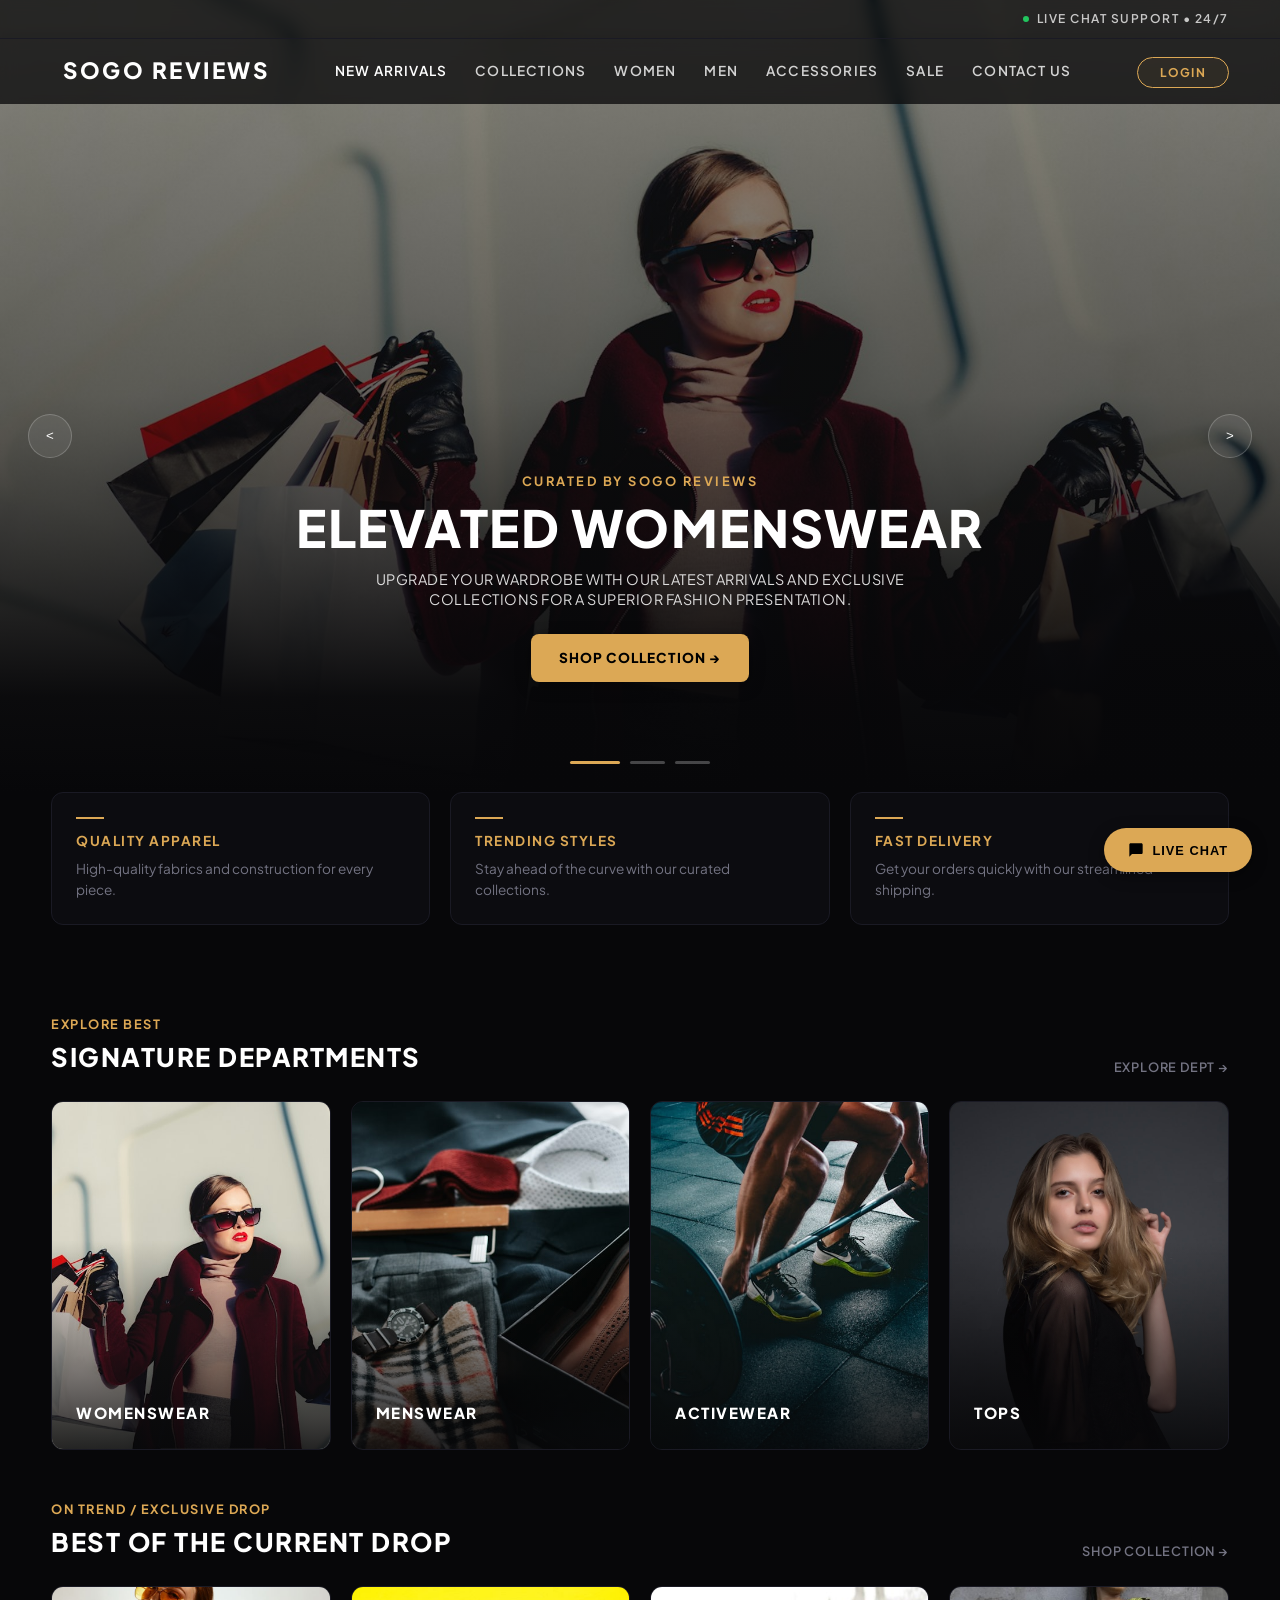
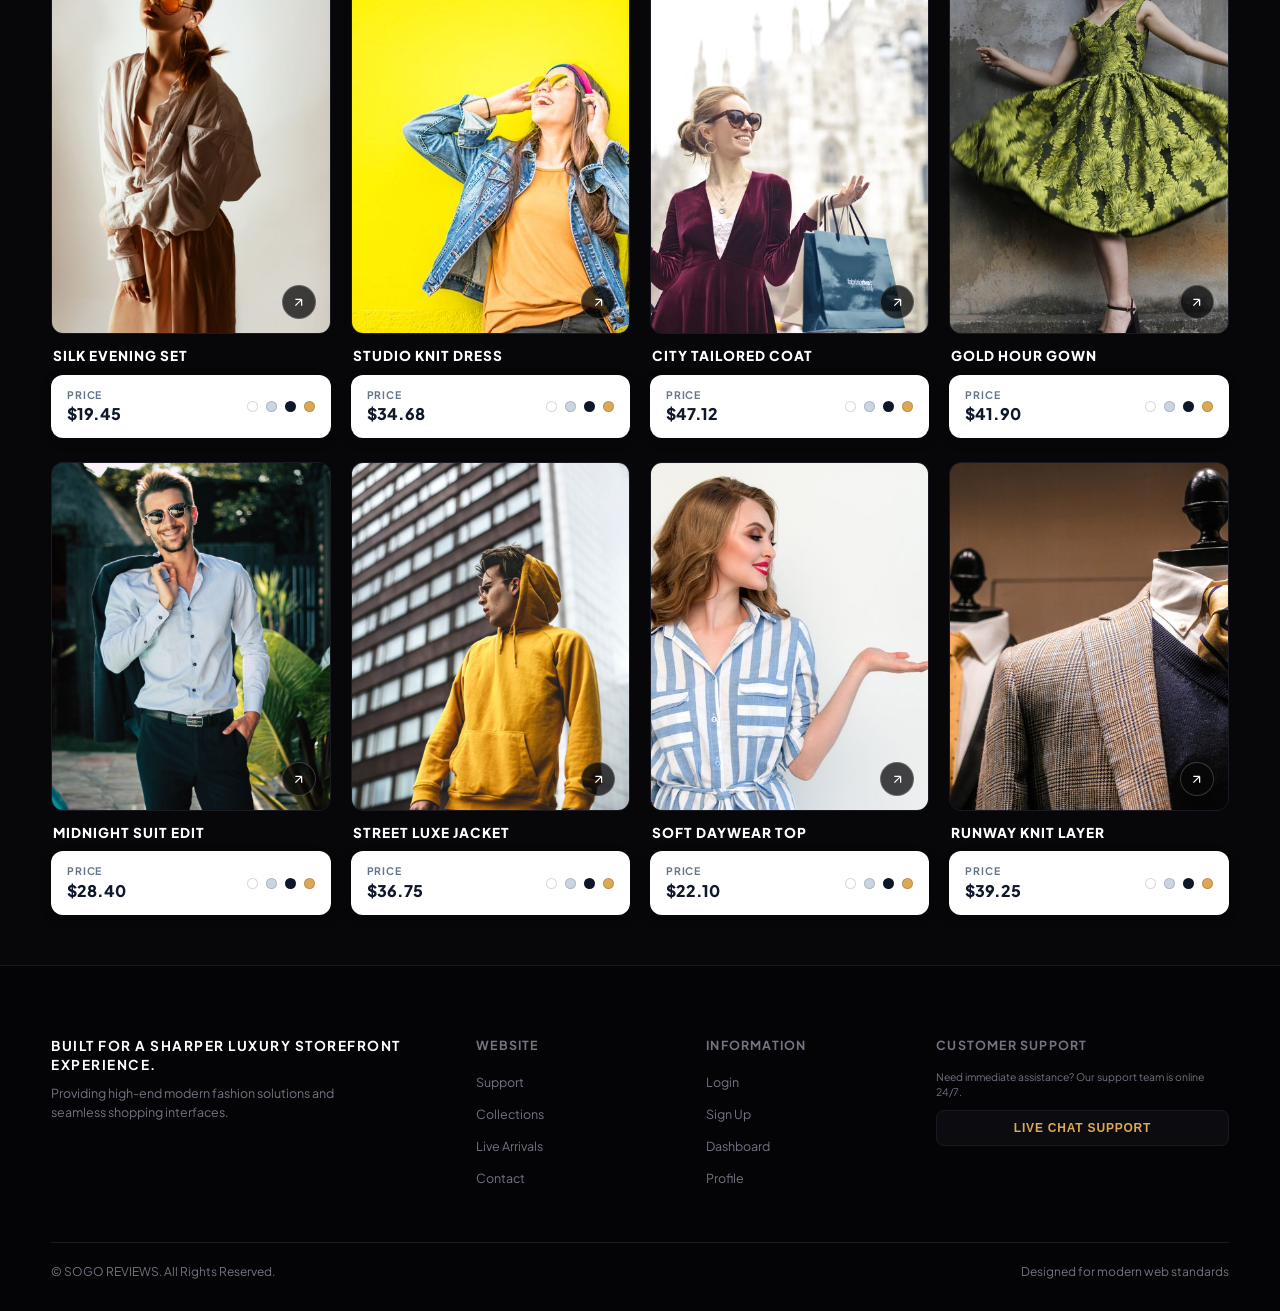
<file: index.html>
<!DOCTYPE html>
<html lang="en">
<head>
  <meta charset="UTF-8">
  <meta name="viewport" content="width=device-width, initial-scale=1.0">
  <title>SOGO REVIEWS - Luxury Storefront</title>
  <link rel="preconnect" href="https://fonts.googleapis.com">
  <link rel="preconnect" href="https://fonts.gstatic.com" crossorigin>
  <link href="https://fonts.googleapis.com/css2?family=Plus+Jakarta+Sans:wght@300;400;500;600;700;800&display=swap" rel="stylesheet">
  <link rel="stylesheet" href="style.css">
</head>
<body>

  <!-- Fullscreen Hero Slider Section -->
  <div class="hero-slider-wrapper">
    
    <!-- Top Bar -->
    <div class="top-bar">
      <div class="top-bar-left"></div>
      <div class="top-bar-right">
        <span class="status-dot"></span> LIVE CHAT SUPPORT • 24/7
      </div>
    </div>

    <!-- Header Navigation Overlay -->
    <header>
      <div class="logo">SOGO REVIEWS</div>
      <nav>
        <a href="#" class="active">New Arrivals</a>
        <a href="#">Collections</a>
        <a href="#">Women</a>
        <a href="#">Men</a>
        <a href="#">Accessories</a>
        <a href="#">Sale</a>
        <a href="#">Contact Us</a>
      </nav>
      <div class="nav-actions">
<a href="auth.html" class="btn-login">Login</a>
      </div>
    </header>

    <!-- Navigation Arrows -->
    <button class="slider-arrow prev" onclick="moveSlide(-1)">&lt;</button>
    <button class="slider-arrow next" onclick="moveSlide(1)">&gt;</button>

    <!-- Slide 1 -->
    <div class="hero-slide hero-slide-1 active">
      <div class="hero-content-container">
        <div class="hero-subtitle">Curated by SOGO Reviews</div>
        <h1 class="hero-title">Elevated Womenswear</h1>
        <p class="hero-desc">Upgrade your wardrobe with our latest arrivals and exclusive collections for a superior fashion presentation.</p>
        <a href="auth.html" class="btn-gold-box">Shop Collection &rarr;</a>
      </div>
    </div>

    <!-- Slide 2 -->
    <div class="hero-slide hero-slide-2">
      <div class="hero-content-container">
        <div class="hero-subtitle">Curated by SOGO Reviews</div>
        <h1 class="hero-title">Private Seasonal Edit</h1>
        <p class="hero-desc">Upgrade your wardrobe with our latest arrivals and exclusive collections for a superior fashion presentation.</p>
        <a href="auth.html" class="btn-gold-box">Shop Collection &rarr;</a>
      </div>
    </div>

    <!-- Slide 3 -->
    <div class="hero-slide hero-slide-3">
      <div class="hero-content-container">
        <div class="hero-subtitle">Curated by SOGO Reviews</div>
        <h1 class="hero-title">Statement Silhouettes</h1>
        <p class="hero-desc">Upgrade your wardrobe with our latest arrivals and exclusive collections for a superior fashion presentation.</p>
        <a href="auth.html" class="btn-gold-box">Shop Collection &rarr;</a>
      </div>
    </div>

    <!-- Slider Indicator Bars -->
    <div class="hero-slider-bars">
      <div class="slider-bar active" onclick="goToSlide(0)"></div>
      <div class="slider-bar" onclick="goToSlide(1)"></div>
      <div class="slider-bar" onclick="goToSlide(2)"></div>
    </div>
  </div>

  <!-- Highlights Ribbon Cards Section -->
  <div class="ribbon-wrapper">
    <div class="ribbon">
      <div class="ribbon-item">
        <div class="ribbon-accent-line"></div>
        <h4>Quality Apparel</h4>
        <p>High-quality fabrics and construction for every piece.</p>
      </div>
      <div class="ribbon-item">
        <div class="ribbon-accent-line"></div>
        <h4>Trending Styles</h4>
        <p>Stay ahead of the curve with our curated collections.</p>
      </div>
      <div class="ribbon-item">
        <div class="ribbon-accent-line"></div>
        <h4>Fast Delivery</h4>
        <p>Get your orders quickly with our streamlined shipping.</p>
      </div>
    </div>
  </div>

  <!-- Signature Departments -->
  <section class="section">
    <div class="section-header">
      <div>
        <div class="section-tag">Explore Best</div>
        <h2 class="section-title">Signature Departments</h2>
      </div>
      <a href="#" class="section-link">Explore Dept &rarr;</a>
    </div>

    <div class="departments-grid">
      <div class="dept-card">
        <img loading="lazy" decoding="async" loading="lazy" decoding="async" src="assets/landing/dept-women.jpg" alt="Womenswear">
        <div class="dept-overlay">
          <div class="dept-title">Womenswear</div>
        </div>
      </div>
      <div class="dept-card">
        <img loading="lazy" decoding="async" loading="lazy" decoding="async" src="assets/landing/dept-men.jpg" alt="Menswear">
        <div class="dept-overlay">
          <div class="dept-title">Menswear</div>
        </div>
      </div>
      <div class="dept-card">
        <img loading="lazy" decoding="async" src="assets/landing/dept-active.jpg" alt="Activewear">
        <div class="dept-overlay">
          <div class="dept-title">Activewear</div>
        </div>
      </div>
      <div class="dept-card">
        <img loading="lazy" decoding="async" src="assets/landing/dept-tops.jpg" alt="Tops">
        <div class="dept-overlay">
          <div class="dept-title">Tops</div>
        </div>
      </div>
    </div>
  </section>

  <!-- Best of Current Drop -->
  <section class="section" style="padding-top: 0;">
    <div class="section-header">
      <div>
        <div class="section-tag">On Trend / Exclusive Drop</div>
        <h2 class="section-title">Best of the Current Drop</h2>
      </div>
      <a href="#" class="section-link">Shop Collection &rarr;</a>
    </div>

    <div class="products-grid">
      <!-- Item 1 -->
      <div class="product-item-wrapper">
        <div class="product-card">
          <div class="product-img">
            <img loading="lazy" decoding="async" src="assets/landing/1.jpg" alt="Product">
            <div class="product-action-icon">
              <svg viewBox="0 0 24 24"><path d="M7 17L17 7M17 7H7M17 7V17"/></svg>
            </div>
          </div>
        </div>
        <div class="product-title-bar">SILK EVENING SET</div>
        <div class="product-info-pill">
          <div class="product-price-box">
            <span class="product-price-label">PRICE</span>
            <span class="product-price">$19.45</span>
          </div>
          <div class="color-swatches">
            <div class="swatch swatch-white"></div>
            <div class="swatch swatch-grey"></div>
            <div class="swatch swatch-black"></div>
            <div class="swatch swatch-gold"></div>
          </div>
        </div>
      </div>

      <!-- Item 2 -->
      <div class="product-item-wrapper">
        <div class="product-card">
          <div class="product-img">
            <img loading="lazy" decoding="async" src="assets/landing/2.jpg" alt="Product">
            <div class="product-action-icon">
              <svg viewBox="0 0 24 24"><path d="M7 17L17 7M17 7H7M17 7V17"/></svg>
            </div>
          </div>
        </div>
        <div class="product-title-bar">STUDIO KNIT DRESS</div>
        <div class="product-info-pill">
          <div class="product-price-box">
            <span class="product-price-label">PRICE</span>
            <span class="product-price">$34.68</span>
          </div>
          <div class="color-swatches">
            <div class="swatch swatch-white"></div>
            <div class="swatch swatch-grey"></div>
            <div class="swatch swatch-black"></div>
            <div class="swatch swatch-gold"></div>
          </div>
        </div>
      </div>

      <!-- Item 3 -->
      <div class="product-item-wrapper">
        <div class="product-card">
          <div class="product-img">
            <img loading="lazy" decoding="async" src="assets/landing/3.jpg" alt="Product">
            <div class="product-action-icon">
              <svg viewBox="0 0 24 24"><path d="M7 17L17 7M17 7H7M17 7V17"/></svg>
            </div>
          </div>
        </div>
        <div class="product-title-bar">CITY TAILORED COAT</div>
        <div class="product-info-pill">
          <div class="product-price-box">
            <span class="product-price-label">PRICE</span>
            <span class="product-price">$47.12</span>
          </div>
          <div class="color-swatches">
            <div class="swatch swatch-white"></div>
            <div class="swatch swatch-grey"></div>
            <div class="swatch swatch-black"></div>
            <div class="swatch swatch-gold"></div>
          </div>
        </div>
      </div>

      <!-- Item 4 -->
      <div class="product-item-wrapper">
        <div class="product-card">
          <div class="product-img">
            <img loading="lazy" decoding="async" src="assets/landing/4.jpg" alt="Product">
            <div class="product-action-icon">
              <svg viewBox="0 0 24 24"><path d="M7 17L17 7M17 7H7M17 7V17"/></svg>
            </div>
          </div>
        </div>
        <div class="product-title-bar">GOLD HOUR GOWN</div>
        <div class="product-info-pill">
          <div class="product-price-box">
            <span class="product-price-label">PRICE</span>
            <span class="product-price">$41.90</span>
          </div>
          <div class="color-swatches">
            <div class="swatch swatch-white"></div>
            <div class="swatch swatch-grey"></div>
            <div class="swatch swatch-black"></div>
            <div class="swatch swatch-gold"></div>
          </div>
        </div>
      </div>

      <!-- Item 5 -->
      <div class="product-item-wrapper">
        <div class="product-card">
          <div class="product-img">
            <img loading="lazy" decoding="async" src="assets/landing/5.jpg" alt="Product">
            <div class="product-action-icon">
              <svg viewBox="0 0 24 24"><path d="M7 17L17 7M17 7H7M17 7V17"/></svg>
            </div>
          </div>
        </div>
        <div class="product-title-bar">MIDNIGHT SUIT EDIT</div>
        <div class="product-info-pill">
          <div class="product-price-box">
            <span class="product-price-label">PRICE</span>
            <span class="product-price">$28.40</span>
          </div>
          <div class="color-swatches">
            <div class="swatch swatch-white"></div>
            <div class="swatch swatch-grey"></div>
            <div class="swatch swatch-black"></div>
            <div class="swatch swatch-gold"></div>
          </div>
        </div>
      </div>

      <!-- Item 6 -->
      <div class="product-item-wrapper">
        <div class="product-card">
          <div class="product-img">
            <img loading="lazy" decoding="async" src="assets/landing/6.jpg" alt="Product">
            <div class="product-action-icon">
              <svg viewBox="0 0 24 24"><path d="M7 17L17 7M17 7H7M17 7V17"/></svg>
            </div>
          </div>
        </div>
        <div class="product-title-bar">STREET LUXE JACKET</div>
        <div class="product-info-pill">
          <div class="product-price-box">
            <span class="product-price-label">PRICE</span>
            <span class="product-price">$36.75</span>
          </div>
          <div class="color-swatches">
            <div class="swatch swatch-white"></div>
            <div class="swatch swatch-grey"></div>
            <div class="swatch swatch-black"></div>
            <div class="swatch swatch-gold"></div>
          </div>
        </div>
      </div>

      <!-- Item 7 -->
      <div class="product-item-wrapper">
        <div class="product-card">
          <div class="product-img">
            <img loading="lazy" decoding="async" src="assets/landing/7.jpg" alt="Product">
            <div class="product-action-icon">
              <svg viewBox="0 0 24 24"><path d="M7 17L17 7M17 7H7M17 7V17"/></svg>
            </div>
          </div>
        </div>
        <div class="product-title-bar">SOFT DAYWEAR TOP</div>
        <div class="product-info-pill">
          <div class="product-price-box">
            <span class="product-price-label">PRICE</span>
            <span class="product-price">$22.10</span>
          </div>
          <div class="color-swatches">
            <div class="swatch swatch-white"></div>
            <div class="swatch swatch-grey"></div>
            <div class="swatch swatch-black"></div>
            <div class="swatch swatch-gold"></div>
          </div>
        </div>
      </div>

      <!-- Item 8 -->
      <div class="product-item-wrapper">
        <div class="product-card">
          <div class="product-img">
            <img loading="lazy" decoding="async" src="assets/landing/8.jpg" alt="Product">
            <div class="product-action-icon">
              <svg viewBox="0 0 24 24"><path d="M7 17L17 7M17 7H7M17 7V17"/></svg>
            </div>
          </div>
        </div>
        <div class="product-title-bar">RUNWAY KNIT LAYER</div>
        <div class="product-info-pill">
          <div class="product-price-box">
            <span class="product-price-label">PRICE</span>
            <span class="product-price">$39.25</span>
          </div>
          <div class="color-swatches">
            <div class="swatch swatch-white"></div>
            <div class="swatch swatch-grey"></div>
            <div class="swatch swatch-black"></div>
            <div class="swatch swatch-gold"></div>
          </div>
        </div>
      </div>
    </div>
  </section>

  <!-- Footer -->
  <footer>
    <div class="footer-grid">
      <div class="footer-brand">
        <h3>BUILT FOR A SHARPER LUXURY STOREFRONT EXPERIENCE.</h3>
        <p>Providing high-end modern fashion solutions and seamless shopping interfaces.</p>
      </div>

      <div class="footer-col">
        <h4>Website</h4>
        <ul>
          <li><a href="#">Support</a></li>
          <li><a href="#">Collections</a></li>
          <li><a href="#">Live Arrivals</a></li>
          <li><a href="#">Contact</a></li>
        </ul>
      </div>

      <div class="footer-col">
        <h4>Information</h4>
        <ul><li><a href="auth.html">Login</a></li>
<li><a href="auth.html">Sign Up</a></li>
          <li><a href="#">Dashboard</a></li>
          <li><a href="#">Profile</a></li>
        </ul>
      </div>

      <div class="footer-col">
        <h4>Customer Support</h4>
        <p style="font-size: 0.65rem; color: var(--text-muted); margin-bottom: 6px;">Need immediate assistance? Our support team is online 24/7.</p>
        <button class="btn-chat" onclick="window.location.href='auth.html'">Live Chat Support</button>
      </div>
    </div>

    <div class="bottom-bar">
      <div>&copy; SOGO REVIEWS. All Rights Reserved.</div>
      <div>Designed for modern web standards</div>
    </div>
  </footer>

  <!-- Floating Live Chat Button -->
  <button class="floating-chat-btn" onclick="window.location.href='auth.html'">
    <svg viewBox="0 0 24 24"><path d="M20 2H4c-1.1 0-2 .9-2 2v18l4-4h14c1.1 0 2-.9 2-2V4c0-1.1-.9-2-2-2z"/></svg>
    <span class="chat-text">LIVE CHAT</span>
  </button>

  <!-- Hero Slider Script -->
  <script>
    let currentSlide = 0;
    const slides = document.querySelectorAll('.hero-slide');
    const bars = document.querySelectorAll('.slider-bar');
    let autoSlideInterval;

    function showSlide(index) {
      if (index >= slides.length) currentSlide = 0;
      else if (index < 0) currentSlide = slides.length - 1;
      else currentSlide = index;

      slides.forEach((slide, i) => {
        slide.classList.toggle('active', i === currentSlide);
      });

      bars.forEach((bar, i) => {
        bar.classList.toggle('active', i === currentSlide);
      });
    }

    function moveSlide(step) {
      showSlide(currentSlide + step);
      resetAutoSlide();
    }

    function goToSlide(index) {
      showSlide(index);
      resetAutoSlide();
    }

    startAutoSlide();

    function startAutoSlide() {
      autoSlideInterval = setInterval(() => {
        showSlide(currentSlide + 1);
      }, 5000);
    }

    function resetAutoSlide() {
      clearInterval(autoSlideInterval);
      startAutoSlide();
    }
  </script>

</body>
</html>
</file>
<file: style.css>
/* SOGO REVIEWS - Exact Luxury Dark Theme & Client Portal Styles */
:root {
  --bg-dark: #070709;
  --bg-sidebar: #050507;
  --bg-card: #0c0c10;
  --bg-card-hover: #121218;
  --bg-input: #101015;
  --accent-gold: #dca855;
  --accent-gold-hover: #c89544;
  --text-main: #ffffff;
  --text-muted: #737382;
  --border-color: #1a1a24;
  --radius-sm: 8px;
  --radius-md: 12px;
}

* {
  box-sizing: border-box;
  margin: 0;
  padding: 0;
}

html, body {
  width: 100%;
  overflow-x: hidden;
}

body {
  font-family: 'Plus Jakarta Sans', sans-serif;
  background-color: var(--bg-dark);
  color: var(--text-main);
  line-height: 1.5;
  -webkit-font-smoothing: antialiased;
}

a {
  color: inherit;
  text-decoration: none;
}

/* Transparent Sticky Top Bar */
.top-bar {
  font-size: 0.75rem;
  color: rgba(255, 255, 255, 0.75);
  padding: 10px 4%;
  display: flex;
  justify-content: flex-end;
  align-items: center;
  position: fixed;
  top: 0;
  left: 0;
  width: 100%;
  z-index: 101;
  background: rgba(7, 7, 9, 0.75);
  backdrop-filter: blur(6px);
  letter-spacing: 1.5px;
  text-transform: uppercase;
  font-weight: 600;
  border-bottom: 1px solid var(--border-color);
}

.top-bar-right {
  display: flex;
  align-items: center;
  gap: 8px;
}

.status-dot {
  width: 6px;
  height: 6px;
  background-color: #22c55e;
  border-radius: 50%;
  display: inline-block;
}

/* Transparent Sticky Header Navigation */
header {
  padding: 16px 4%;
  display: flex;
  justify-content: space-between;
  align-items: center;
  position: fixed;
  top: 38px;
  left: 0;
  width: 100%;
  z-index: 100;
  background: rgba(7, 7, 9, 0.75);
  backdrop-filter: blur(8px);
}

.logo {
  font-weight: 800;
  font-size: 1.4rem;
  letter-spacing: 2.5px;
  text-transform: uppercase;
  margin-left: 12px;
}

nav {
  display: flex;
  gap: 28px;
}

nav a {
  font-size: 0.85rem;
  font-weight: 600;
  letter-spacing: 1.2px;
  text-transform: uppercase;
  color: rgba(255, 255, 255, 0.8);
  transition: color 0.3s;
}

nav a:hover, nav a.active {
  color: var(--text-main);
}

.btn-login {
  border: 1px solid var(--accent-gold);
  color: var(--accent-gold);
  padding: 7px 22px;
  border-radius: 50px;
  font-size: 0.75rem;
  font-weight: 700;
  letter-spacing: 1.2px;
  text-transform: uppercase;
  transition: all 0.3s;
  background: rgba(220, 168, 85, 0.05);
}

.btn-login:hover {
  background-color: var(--accent-gold);
  color: #000;
}

/* Hero Section & Slider */
.hero-slider-wrapper {
  position: relative;
  height: 88vh;
  min-height: 600px;
  width: 100%;
  overflow: hidden;
  background-color: var(--bg-dark);
  padding-top: 95px;
}

.hero-slide {
  position: absolute;
  inset: 0;
  opacity: 0;
  transition: opacity 0.8s ease-in-out;
  display: flex;
  flex-direction: column;
  justify-content: flex-end;
  align-items: center;
  text-align: center;
  padding: 0 20px 90px;
  background-size: cover;
  background-position: center center;
}

.hero-slide.active {
  opacity: 1;
  z-index: 1;
}

.hero-slide-1 {
  background-image: linear-gradient(to bottom, rgba(7,7,9,0.4) 0%, rgba(7,7,9,0.6) 50%, rgba(7,7,9,0.98) 88%, #070709 100%), url('assets/landing/hero-1.jpg');
}

.hero-slide-2 {
  background-image: linear-gradient(to bottom, rgba(7,7,9,0.4) 0%, rgba(7,7,9,0.6) 50%, rgba(7,7,9,0.98) 88%, #070709 100%), url('assets/landing/hero-2.jpg');
}

.hero-slide-3 {
  background-image: linear-gradient(to bottom, rgba(7,7,9,0.4) 0%, rgba(7,7,9,0.6) 50%, rgba(7,7,9,0.98) 88%, #070709 100%), url('assets/landing/hero-3.jpg');
  background-position: center 30%;
}

.hero-content-container {
  display: flex;
  flex-direction: column;
  align-items: center;
  max-width: 850px;
  margin-bottom: 20px;
}

.hero-subtitle {
  font-size: 0.8rem;
  letter-spacing: 2.5px;
  text-transform: uppercase;
  color: var(--accent-gold);
  margin-bottom: 8px;
  font-weight: 700;
}

.hero-title {
  font-size: 3.2rem;
  font-weight: 800;
  letter-spacing: 1.5px;
  text-transform: uppercase;
  line-height: 1.1;
  margin-bottom: 14px;
}

.hero-desc {
  font-size: 0.9rem;
  color: rgba(255, 255, 255, 0.85);
  max-width: 580px;
  letter-spacing: 0.5px;
  text-transform: uppercase;
  margin-bottom: 24px;
  line-height: 1.4;
}

.btn-gold-box {
  background-color: var(--accent-gold);
  color: #000000;
  padding: 14px 28px;
  border-radius: var(--radius-sm);
  font-size: 0.85rem;
  font-weight: 800;
  letter-spacing: 1px;
  text-transform: uppercase;
  display: inline-block;
  transition: all 0.3s ease;
  box-shadow: 0 4px 15px rgba(0,0,0,0.4);
}

.btn-gold-box:hover {
  background-color: var(--accent-gold-hover);
  transform: translateY(-2px);
}

/* Navigation Arrows */
.slider-arrow {
  position: absolute;
  top: 55%;
  transform: translateY(-50%);
  width: 44px;
  height: 44px;
  background: rgba(255, 255, 255, 0.08);
  border: 1px solid rgba(255, 255, 255, 0.2);
  border-radius: 50%;
  color: #fff;
  display: flex;
  align-items: center;
  justify-content: center;
  cursor: pointer;
  z-index: 50;
  transition: all 0.3s;
}

.slider-arrow:hover {
  background: var(--accent-gold);
  color: #000;
  border-color: var(--accent-gold);
}

.slider-arrow.prev { left: 28px; }
.slider-arrow.next { right: 28px; }

/* Indicator Bars */
.hero-slider-bars {
  position: absolute;
  bottom: 28px;
  left: 50%;
  transform: translateX(-50%);
  display: flex;
  gap: 10px;
  z-index: 50;
}

.slider-bar {
  width: 35px;
  height: 3px;
  background-color: rgba(255, 255, 255, 0.25);
  border-radius: 2px;
  cursor: pointer;
  transition: all 0.3s ease;
}

.slider-bar.active {
  background-color: var(--accent-gold);
  width: 50px;
}

/* Ribbon Highlights */
.ribbon-wrapper {
  background-color: #070709;
  padding: 0 4% 40px;
  width: 100%;
}

.ribbon {
  display: grid;
  grid-template-columns: repeat(3, 1fr);
  gap: 20px;
  width: 100%;
}

.ribbon-item {
  background: var(--bg-card);
  border: 1px solid var(--border-color);
  padding: 24px;
  border-radius: var(--radius-md);
}

.ribbon-accent-line {
  width: 28px;
  height: 2px;
  background-color: var(--accent-gold);
  margin-bottom: 12px;
}

.ribbon-item h4 {
  font-size: 0.85rem;
  letter-spacing: 1.5px;
  text-transform: uppercase;
  margin-bottom: 8px;
  color: var(--accent-gold);
}

.ribbon-item p {
  font-size: 0.85rem;
  color: var(--text-muted);
}

/* Sections */
.section {
  width: 100%;
  padding: 50px 4%;
}

.section-header {
  display: flex;
  justify-content: space-between;
  align-items: flex-end;
  margin-bottom: 24px;
}

.section-title {
  font-size: 1.6rem;
  font-weight: 800;
  letter-spacing: 1.5px;
  text-transform: uppercase;
}

.section-tag {
  font-size: 0.8rem;
  color: var(--accent-gold);
  letter-spacing: 1.5px;
  text-transform: uppercase;
  font-weight: 700;
  margin-bottom: 4px;
}

.section-link {
  font-size: 0.8rem;
  font-weight: 600;
  letter-spacing: 0.8px;
  text-transform: uppercase;
  color: var(--text-muted);
  transition: color 0.2s;
}

.section-link:hover {
  color: var(--accent-gold);
}

.departments-grid {
  display: grid;
  grid-template-columns: repeat(4, 1fr);
  gap: 20px;
  width: 100%;
}

.dept-card {
  position: relative;
  aspect-ratio: 4 / 5;
  border-radius: var(--radius-md);
  overflow: hidden;
  border: 1px solid var(--border-color);
}

.dept-card img {
  width: 100%;
  height: 100%;
  object-fit: cover;
  transition: transform 0.4s ease;
}

.dept-card:hover img {
  transform: scale(1.03);
}

.dept-overlay {
  position: absolute;
  inset: 0;
  background: linear-gradient(to top, rgba(7,7,9,0.85) 0%, transparent 60%);
  display: flex;
  align-items: flex-end;
  padding: 24px;
}

.dept-title {
  font-size: 0.95rem;
  font-weight: 800;
  letter-spacing: 1.5px;
  text-transform: uppercase;
}

.products-grid {
  display: grid;
  grid-template-columns: repeat(4, 1fr);
  gap: 24px 20px;
  width: 100%;
}

.product-item-wrapper {
  display: flex;
  flex-direction: column;
}

.product-card {
  border-radius: var(--radius-md);
  overflow: hidden;
  background-color: var(--bg-card);
  border: 1px solid var(--border-color);
  margin-bottom: 12px;
}

.product-img {
  position: relative;
  aspect-ratio: 4 / 5;
  background-color: #141418;
  overflow: hidden;
}

.product-img img {
  width: 100%;
  height: 100%;
  object-fit: cover;
  transition: transform 0.4s ease;
}

.product-card:hover .product-img img {
  transform: scale(1.03);
}

.product-action-icon {
  position: absolute;
  bottom: 14px;
  right: 14px;
  width: 34px;
  height: 34px;
  background: rgba(7, 7, 9, 0.75);
  border: 1px solid rgba(255, 255, 255, 0.2);
  border-radius: 50%;
  display: flex;
  align-items: center;
  justify-content: center;
  color: #fff;
}

.product-action-icon svg {
  width: 15px;
  height: 15px;
  stroke: currentColor;
  stroke-width: 2;
  fill: none;
}

.product-title-bar {
  font-size: 0.85rem;
  font-weight: 800;
  letter-spacing: 1px;
  text-transform: uppercase;
  color: #fff;
  margin-bottom: 8px;
  padding-left: 2px;
}

.product-info-pill {
  background-color: #ffffff;
  color: #0f172a;
  padding: 12px 16px;
  border-radius: var(--radius-md);
  display: flex;
  justify-content: space-between;
  align-items: center;
  box-shadow: 0 4px 12px rgba(0,0,0,0.15);
}

.product-price-box {
  display: flex;
  flex-direction: column;
}

.product-price-label {
  font-size: 0.65rem;
  color: #64748b;
  letter-spacing: 0.8px;
  text-transform: uppercase;
  font-weight: 700;
}

.product-price {
  font-size: 1rem;
  font-weight: 800;
  color: #0f172a;
}

.color-swatches {
  display: flex;
  gap: 8px;
  align-items: center;
}

.swatch {
  width: 11px;
  height: 11px;
  border-radius: 50%;
  border: 1px solid rgba(0, 0, 0, 0.15);
}

.swatch-white { background-color: #ffffff; }
.swatch-grey { background-color: #cbd5e1; }
.swatch-black { background-color: #0f172a; }
.swatch-gold { background-color: #dca855; }

/* Floating Live Chat Button */
.floating-chat-btn {
  position: fixed;
  bottom: 28px;
  right: 28px;
  background-color: var(--accent-gold);
  color: #000;
  border: none;
  padding: 14px 24px;
  border-radius: 50px;
  font-size: 0.8rem;
  font-weight: 800;
  letter-spacing: 1px;
  text-transform: uppercase;
  cursor: pointer;
  box-shadow: 0 4px 15px rgba(0,0,0,0.4);
  display: flex;
  align-items: center;
  gap: 8px;
  z-index: 999;
  transition: transform 0.2s;
}

.floating-chat-btn:hover {
  transform: scale(1.05);
}

.floating-chat-btn svg {
  width: 16px;
  height: 16px;
  fill: currentColor;
}

/* Footer */
footer {
  background-color: #040406;
  border-top: 1px solid var(--border-color);
  padding: 70px 4% 30px;
  width: 100%;
}

.footer-grid {
  width: 100%;
  display: grid;
  grid-template-columns: 2fr 1fr 1fr 1.5fr;
  gap: 35px;
  margin-bottom: 45px;
}

.footer-brand h3 {
  font-size: 0.85rem;
  letter-spacing: 1.5px;
  margin-bottom: 10px;
  line-height: 1.4;
}

.footer-brand p {
  font-size: 0.78rem;
  color: var(--text-muted);
  max-width: 300px;
}

.footer-col h4 {
  font-size: 0.78rem;
  letter-spacing: 1.2px;
  text-transform: uppercase;
  margin-bottom: 14px;
  color: var(--text-muted);
}

.footer-col ul {
  list-style: none;
}

.footer-col li {
  margin-bottom: 8px;
}

.footer-col a {
  font-size: 0.78rem;
  color: var(--text-muted);
  transition: color 0.2s;
}

.footer-col a:hover {
  color: var(--text-main);
}

.btn-chat {
  display: block;
  width: 100%;
  background: var(--bg-card);
  border: 1px solid var(--border-color);
  color: var(--accent-gold);
  padding: 10px;
  border-radius: var(--radius-sm);
  text-align: center;
  font-size: 0.75rem;
  font-weight: 700;
  letter-spacing: 0.8px;
  text-transform: uppercase;
  margin-top: 10px;
  transition: background 0.2s;
}

.btn-chat:hover {
  background: rgba(220, 168, 85, 0.1);
}

.bottom-bar {
  width: 100%;
  border-top: 1px solid var(--border-color);
  padding-top: 20px;
  display: flex;
  justify-content: space-between;
  font-size: 0.75rem;
  color: var(--text-muted);
}

@media (max-width: 1024px) {
  .departments-grid, .products-grid { 
    grid-template-columns: repeat(2, 1fr); 
    gap: 18px;
  }
  .ribbon { grid-template-columns: 1fr; }
  .footer-grid { grid-template-columns: 1fr 1fr; gap: 24px; }
  .hero-title { font-size: 2.4rem; }
}

@media (max-width: 768px) {
  .top-bar { font-size: 0.6rem; padding: 8px 3%; }
  header { padding: 12px 14px; top: 28px; }
  nav { display: none; }
  .hero-slider-wrapper { height: 75vh; min-height: 480px; padding-top: 80px; }
  .hero-title { font-size: 1.7rem; }
  .departments-grid, .products-grid { grid-template-columns: repeat(2, 1fr); gap: 12px; }
  .footer-grid { grid-template-columns: 1fr; gap: 24px; }
  .bottom-bar { flex-direction: column; gap: 8px; text-align: center; }
  .floating-chat-btn { width: 48px; height: 48px; padding: 0; border-radius: 50%; justify-content: center; }
  .floating-chat-btn .chat-text { display: none; }
}
</file>
